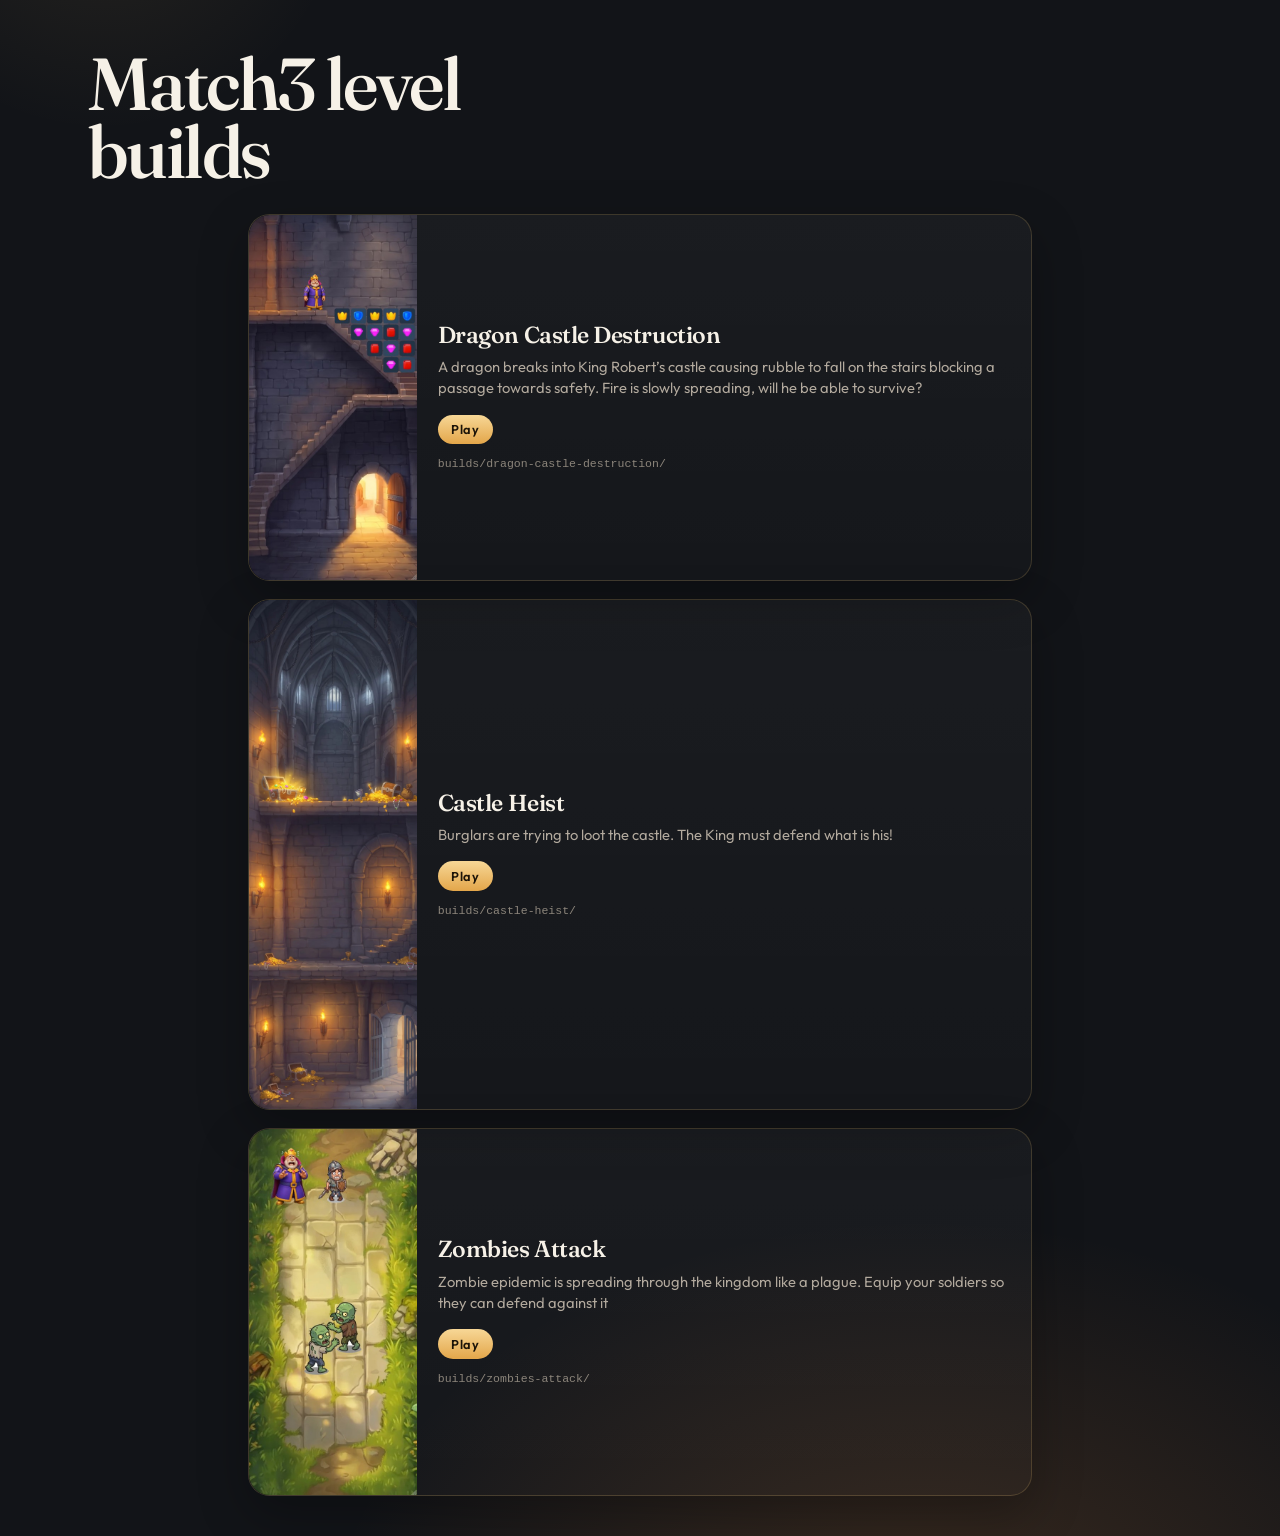
<file: index.html>
<!DOCTYPE html>
<html lang="en">

<head>
  <meta charset="utf-8">
  <meta name="viewport" content="width=device-width, initial-scale=1">
  <meta name="color-scheme" content="dark">
  <meta name="theme-color" content="#121418">
  <title>Match3 Test Assignment Builds</title>
  <link rel="icon" href="favicon.svg" type="image/svg+xml">
  <link rel="preconnect" href="https://fonts.googleapis.com">
  <link rel="preconnect" href="https://fonts.gstatic.com" crossorigin>
  <link
    href="https://fonts.googleapis.com/css2?family=Fraunces:opsz,wght@9..144,560;9..144,640&family=Outfit:wght@380;500;600&display=swap"
    rel="stylesheet">
  <link rel="stylesheet" href="styles.css">
</head>

<body class="catalog-page">
  <header class="site-header">
    <h1>Match3 level builds</h1>
  </header>
  <main id="catalog" class="catalog" aria-label="Builds"></main>
  <script src="builds.js"></script>
  <script src="catalog.js"></script>
</body>

</html>
</file>
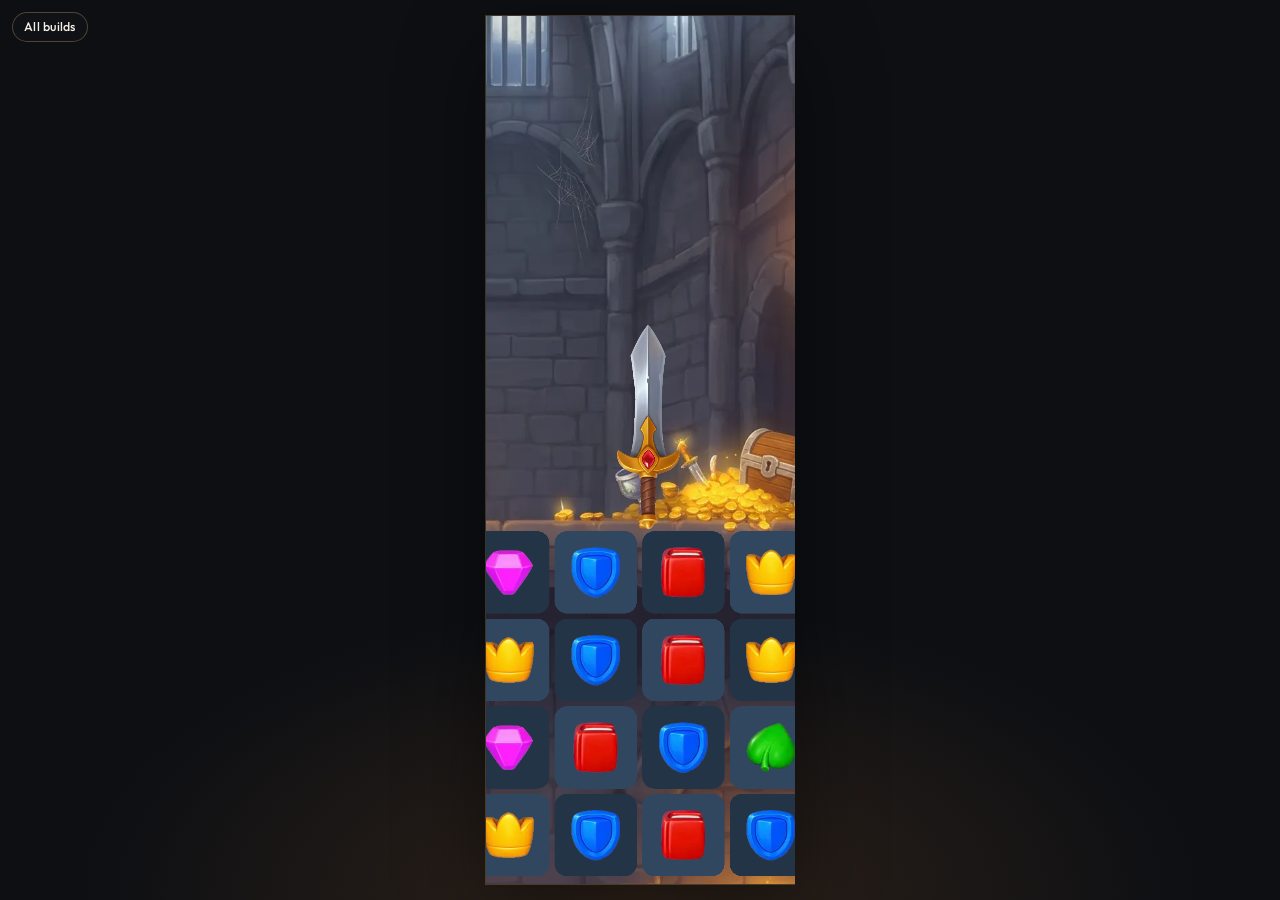
<file: builds/castle-heist/index.html>
<!DOCTYPE html>
<html lang="en">
<head>
  <meta charset="utf-8">
  <meta name="viewport" content="width=device-width, initial-scale=1, maximum-scale=1, user-scalable=no, viewport-fit=cover">
  <meta name="color-scheme" content="dark">
  <meta name="theme-color" content="#121418">
  <meta name="mobile-web-app-capable" content="yes">
  <meta name="apple-mobile-web-app-capable" content="yes">
  <meta name="apple-mobile-web-app-status-bar-style" content="black">
  <title>Castle Heist</title>
  <link rel="icon" href="../../favicon.svg" type="image/svg+xml">
  <link rel="manifest" href="manifest.webmanifest">
  <link rel="preconnect" href="https://fonts.googleapis.com">
  <link rel="preconnect" href="https://fonts.gstatic.com" crossorigin>
  <link href="https://fonts.googleapis.com/css2?family=Fraunces:opsz,wght@9..144,560&family=Outfit:wght@500&display=swap" rel="stylesheet">
  <link rel="stylesheet" href="../../styles.css">
</head>
<body class="play-page">
  <a class="back" href="../../">All builds</a>
  <div class="stage" style="--play-ratio: calc(960 / 2700)">
    <iframe
      src="play/index.html"
      title="Castle Heist"
      allow="fullscreen; autoplay"
      scrolling="no"
    ></iframe>
  </div>
  <div class="rotate-gate" role="alertdialog" aria-label="Portrait orientation required">
    <div class="phone" aria-hidden="true"></div>
    <h1>Portrait only</h1>
    <p>This build plays upright. Turn the device to portrait.</p>
  </div>
  <script>
    if (screen.orientation && screen.orientation.lock) {
      screen.orientation.lock("portrait").catch(function () {});
    }
  </script>
</body>
</html>
</file>
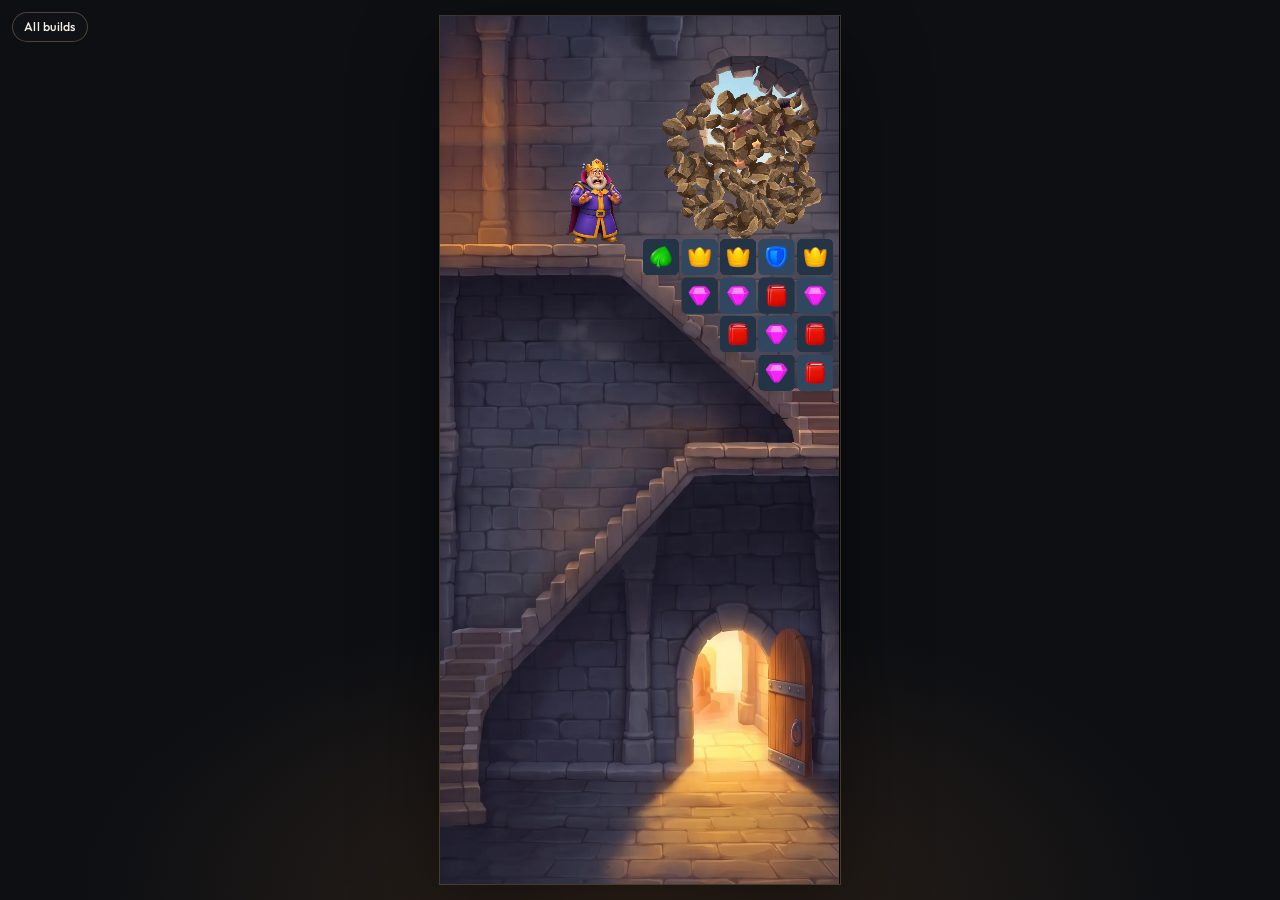
<file: builds/dragon-castle-destruction/index.html>
<!DOCTYPE html>
<html lang="en">
<head>
  <meta charset="utf-8">
  <meta name="viewport" content="width=device-width, initial-scale=1, maximum-scale=1, user-scalable=no, viewport-fit=cover">
  <meta name="color-scheme" content="dark">
  <meta name="theme-color" content="#121418">
  <meta name="mobile-web-app-capable" content="yes">
  <meta name="apple-mobile-web-app-capable" content="yes">
  <meta name="apple-mobile-web-app-status-bar-style" content="black">
  <title>Dragon Castle Destruction</title>
  <link rel="icon" href="../../favicon.svg" type="image/svg+xml">
  <link rel="manifest" href="manifest.webmanifest">
  <link rel="preconnect" href="https://fonts.googleapis.com">
  <link rel="preconnect" href="https://fonts.gstatic.com" crossorigin>
  <link href="https://fonts.googleapis.com/css2?family=Fraunces:opsz,wght@9..144,560&family=Outfit:wght@500&display=swap" rel="stylesheet">
  <link rel="stylesheet" href="../../styles.css">
</head>
<body class="play-page">
  <a class="back" href="../../">All builds</a>
  <div class="stage">
    <iframe
      src="play/index.html"
      title="Dragon Castle Destruction"
      allow="fullscreen; autoplay"
      scrolling="no"
    ></iframe>
  </div>
  <div class="rotate-gate" role="alertdialog" aria-label="Portrait orientation required">
    <div class="phone" aria-hidden="true"></div>
    <h1>Portrait only</h1>
    <p>This build plays upright. Turn the device to portrait.</p>
  </div>
  <script>
    if (screen.orientation && screen.orientation.lock) {
      screen.orientation.lock("portrait").catch(function () {});
    }
  </script>
</body>
</html>
</file>
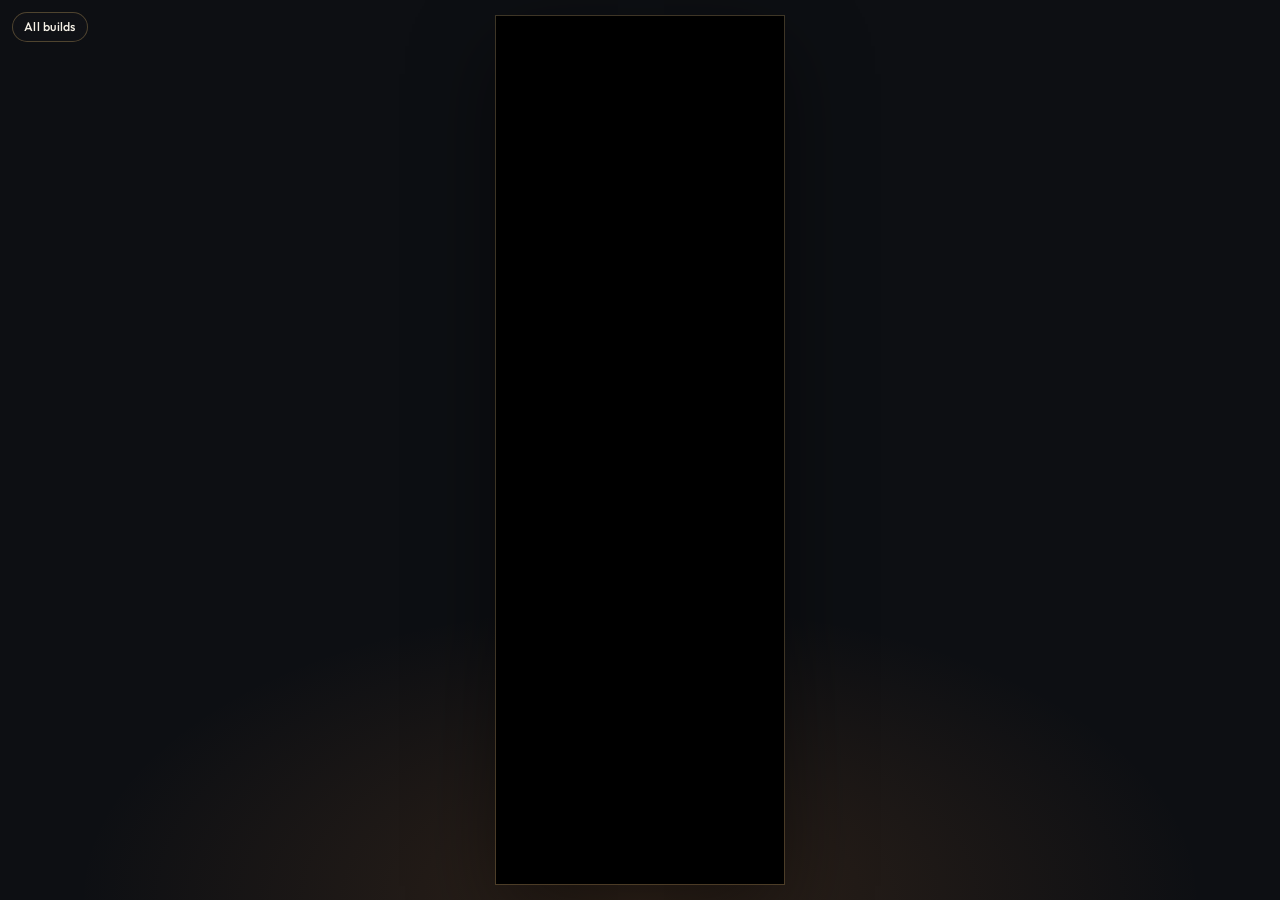
<file: builds/zombies-attack/index.html>
<!DOCTYPE html>
<html lang="en">
<head>
  <meta charset="utf-8">
  <meta name="viewport" content="width=device-width, initial-scale=1, maximum-scale=1, user-scalable=no, viewport-fit=cover">
  <meta name="color-scheme" content="dark">
  <meta name="theme-color" content="#121418">
  <meta name="mobile-web-app-capable" content="yes">
  <meta name="apple-mobile-web-app-capable" content="yes">
  <meta name="apple-mobile-web-app-status-bar-style" content="black">
  <title>Zombies Attack</title>
  <link rel="icon" href="../../favicon.svg" type="image/svg+xml">
  <link rel="manifest" href="manifest.webmanifest">
  <link rel="preconnect" href="https://fonts.googleapis.com">
  <link rel="preconnect" href="https://fonts.gstatic.com" crossorigin>
  <link href="https://fonts.googleapis.com/css2?family=Fraunces:opsz,wght@9..144,560&family=Outfit:wght@500&display=swap" rel="stylesheet">
  <link rel="stylesheet" href="../../styles.css">
</head>
<body class="play-page">
  <a class="back" href="../../">All builds</a>
  <div class="stage" style="--play-ratio: calc(960 / 2900)">
    <iframe
      src="play/index.html"
      title="Zombies Attack"
      allow="fullscreen; autoplay"
      scrolling="no"
    ></iframe>
  </div>
  <div class="rotate-gate" role="alertdialog" aria-label="Portrait orientation required">
    <div class="phone" aria-hidden="true"></div>
    <h1>Portrait only</h1>
    <p>This build plays upright. Turn the device to portrait.</p>
  </div>
  <script>
    if (screen.orientation && screen.orientation.lock) {
      screen.orientation.lock("portrait").catch(function () {});
    }
  </script>
</body>
</html>
</file>
<file: styles.css>
:root {
  --bg: #121418;
  --ink: #f6f1e7;
  --muted: #b3aa9e;
  --gold: #f2c572;
  --ember: #e3893c;
  --serif: "Fraunces", "Iowan Old Style", Palatino, "Palatino Linotype", serif;
  --sans: "Outfit", "Avenir Next", "Segoe UI", sans-serif;
}

* {
  box-sizing: border-box;
}

html {
  color-scheme: dark;
}

body {
  margin: 0;
}

.catalog-page {
  min-height: 100vh;
  color: var(--ink);
  font-family: var(--sans);
  font-weight: 380;
  background:
    radial-gradient(90% 55% at 72% 108%, rgba(227, 137, 60, 0.2), transparent 52%),
    radial-gradient(42% 36% at 8% -8%, rgba(242, 197, 114, 0.09), transparent 46%),
    var(--bg);
}

.site-header {
  max-width: 72rem;
  margin: 0 auto;
  padding: 3.15rem 1.5rem 1.5rem;
}

.eyebrow {
  margin: 0 0 0.8rem;
  color: var(--gold);
  font-size: 0.74rem;
  font-weight: 500;
  letter-spacing: 0.18em;
  text-transform: uppercase;
}

.site-header h1 {
  margin: 0;
  max-width: 12ch;
  font-family: var(--serif);
  font-size: clamp(2.7rem, 6vw, 4.6rem);
  font-weight: 560;
  letter-spacing: -0.035em;
  line-height: 0.92;
}

.lede {
  max-width: 34rem;
  margin: 1.15rem 0 0;
  color: var(--muted);
  font-size: 1.05rem;
  line-height: 1.55;
}

.catalog {
  display: flex;
  flex-direction: column;
  gap: 1.15rem;
  max-width: 52rem;
  margin: 0 auto;
  padding: 0.25rem 1.5rem 2.5rem;
}

.card {
  display: grid;
  grid-template-columns: 10.5rem minmax(0, 1fr);
  overflow: hidden;
  color: inherit;
  text-decoration: none;
  background: linear-gradient(180deg, rgba(255, 255, 255, 0.035), rgba(255, 255, 255, 0.015));
  border: 1px solid rgba(242, 197, 114, 0.18);
  border-radius: 1.35rem;
  box-shadow: 0 18px 50px rgba(0, 0, 0, 0.28);
  transition: transform 160ms ease, border-color 160ms ease, box-shadow 160ms ease;
}

.card:hover {
  transform: translateY(-4px);
  border-color: rgba(242, 197, 114, 0.55);
  box-shadow: 0 22px 60px rgba(0, 0, 0, 0.38);
}

.card:focus-visible {
  outline: 2px solid var(--gold);
  outline-offset: 3px;
}

.cover {
  display: block;
  min-height: 14.5rem;
  overflow: hidden;
  background: #0c0e12;
}

.cover img {
  display: block;
  width: 100%;
  height: 100%;
  object-fit: cover;
  object-position: center 30%;
}

.card-body {
  display: flex;
  flex-direction: column;
  align-items: flex-start;
  justify-content: center;
  padding: 1.15rem 1.3rem 1.2rem;
}

.card-body h2 {
  margin: 0;
  font-family: var(--serif);
  font-size: 1.45rem;
  font-weight: 560;
  letter-spacing: -0.02em;
  line-height: 1.1;
}

.card-body p {
  margin: 0.55rem 0 0;
  color: var(--muted);
  font-size: 0.92rem;
  line-height: 1.45;
}

.play {
  display: inline-flex;
  margin-top: 1rem;
  padding: 0.42rem 0.85rem;
  color: #1c1408;
  background: linear-gradient(180deg, #f7d796, #e3a64a);
  border-radius: 999px;
  font-size: 0.8rem;
  font-weight: 600;
  letter-spacing: 0.03em;
}

.path {
  margin-top: 0.75rem;
  color: #8c857b;
  font-family: ui-monospace, "Cascadia Code", "Segoe UI Mono", monospace;
  font-size: 0.72rem;
  line-height: 1.4;
  word-break: break-all;
}

.empty {
  color: var(--muted);
}

.play-page {
  display: flex;
  align-items: center;
  justify-content: center;
  height: 100vh;
  height: 100dvh;
  overflow: hidden;
  color: var(--ink);
  font-family: var(--sans);
  background:
    radial-gradient(80% 60% at 50% 100%, rgba(227, 137, 60, 0.16), transparent 55%),
    #0d0f13;
}

.play-page .back {
  position: fixed;
  top: max(0.75rem, env(safe-area-inset-top));
  left: max(0.75rem, env(safe-area-inset-left));
  z-index: 5;
  padding: 0.4rem 0.7rem;
  color: var(--ink);
  background: rgba(18, 20, 24, 0.72);
  border: 1px solid rgba(242, 197, 114, 0.28);
  border-radius: 999px;
  font-size: 0.78rem;
  font-weight: 500;
  letter-spacing: 0.02em;
  text-decoration: none;
  backdrop-filter: blur(8px);
}

.play-page .back:hover {
  border-color: rgba(242, 197, 114, 0.7);
}

.play-page .back:focus-visible {
  outline: 2px solid var(--gold);
  outline-offset: 3px;
}

.stage {
  --play-pad: 16px;
  --play-ratio: calc(471 / 1024);
  width: min(calc(100vw - 2 * var(--play-pad)), calc((100vh - 2 * var(--play-pad)) * var(--play-ratio)));
  width: min(calc(100vw - 2 * var(--play-pad)), calc((100dvh - 2 * var(--play-pad)) * var(--play-ratio)));
  height: min(calc(100vh - 2 * var(--play-pad)), calc((100vw - 2 * var(--play-pad)) / var(--play-ratio)));
  height: min(calc(100dvh - 2 * var(--play-pad)), calc((100vw - 2 * var(--play-pad)) / var(--play-ratio)));
  background: #000;
  box-shadow:
    0 0 0 1px rgba(242, 197, 114, 0.22),
    0 30px 80px rgba(0, 0, 0, 0.45);
}

.stage iframe {
  display: block;
  width: 100%;
  height: 100%;
  border: 0;
  background: #000;
}

@media (orientation: portrait) and (pointer: coarse) {
  .stage {
    width: 100vw;
    height: 100vh;
    height: 100dvh;
    box-shadow: none;
  }
}

.rotate-gate {
  display: none;
}

@media (orientation: landscape) and (pointer: coarse) and (max-height: 520px) {
  .stage,
  .play-page .back {
    display: none;
  }

  .rotate-gate {
    position: fixed;
    inset: 0;
    z-index: 20;
    display: flex;
    flex-direction: column;
    align-items: center;
    justify-content: center;
    gap: 0.35rem;
    padding: 1.5rem;
    text-align: center;
    background:
      radial-gradient(70% 50% at 50% 100%, rgba(227, 137, 60, 0.2), transparent 55%),
      #121418;
  }
}

.phone {
  width: 58px;
  height: 96px;
  margin-bottom: 0.85rem;
  border: 2px solid var(--gold);
  border-radius: 12px;
  position: relative;
}

.phone::after {
  content: "";
  position: absolute;
  bottom: 8px;
  left: 50%;
  width: 20px;
  height: 3px;
  background: var(--gold);
  border-radius: 2px;
  transform: translateX(-50%);
}

.rotate-gate h1 {
  margin: 0;
  font-family: var(--serif);
  font-size: 1.8rem;
  font-weight: 560;
}

.rotate-gate p {
  max-width: 18rem;
  margin: 0.35rem 0 0;
  color: var(--muted);
  font-size: 0.95rem;
  line-height: 1.45;
}

@media (max-width: 720px) {
  .site-header {
    padding: 2.4rem 1.15rem 1.4rem;
  }

  .catalog {
    padding-inline: 1.15rem;
  }

  .card {
    grid-template-columns: 7.75rem minmax(0, 1fr);
  }

  .cover {
    min-height: 12.5rem;
  }

  .card-body {
    padding: 0.9rem 0.95rem 1rem;
  }

  .card-body h2 {
    font-size: 1.2rem;
  }

  .path {
    display: none;
  }
}

@media (prefers-reduced-motion: reduce) {
  .card {
    transition: none;
  }
}
</file>
